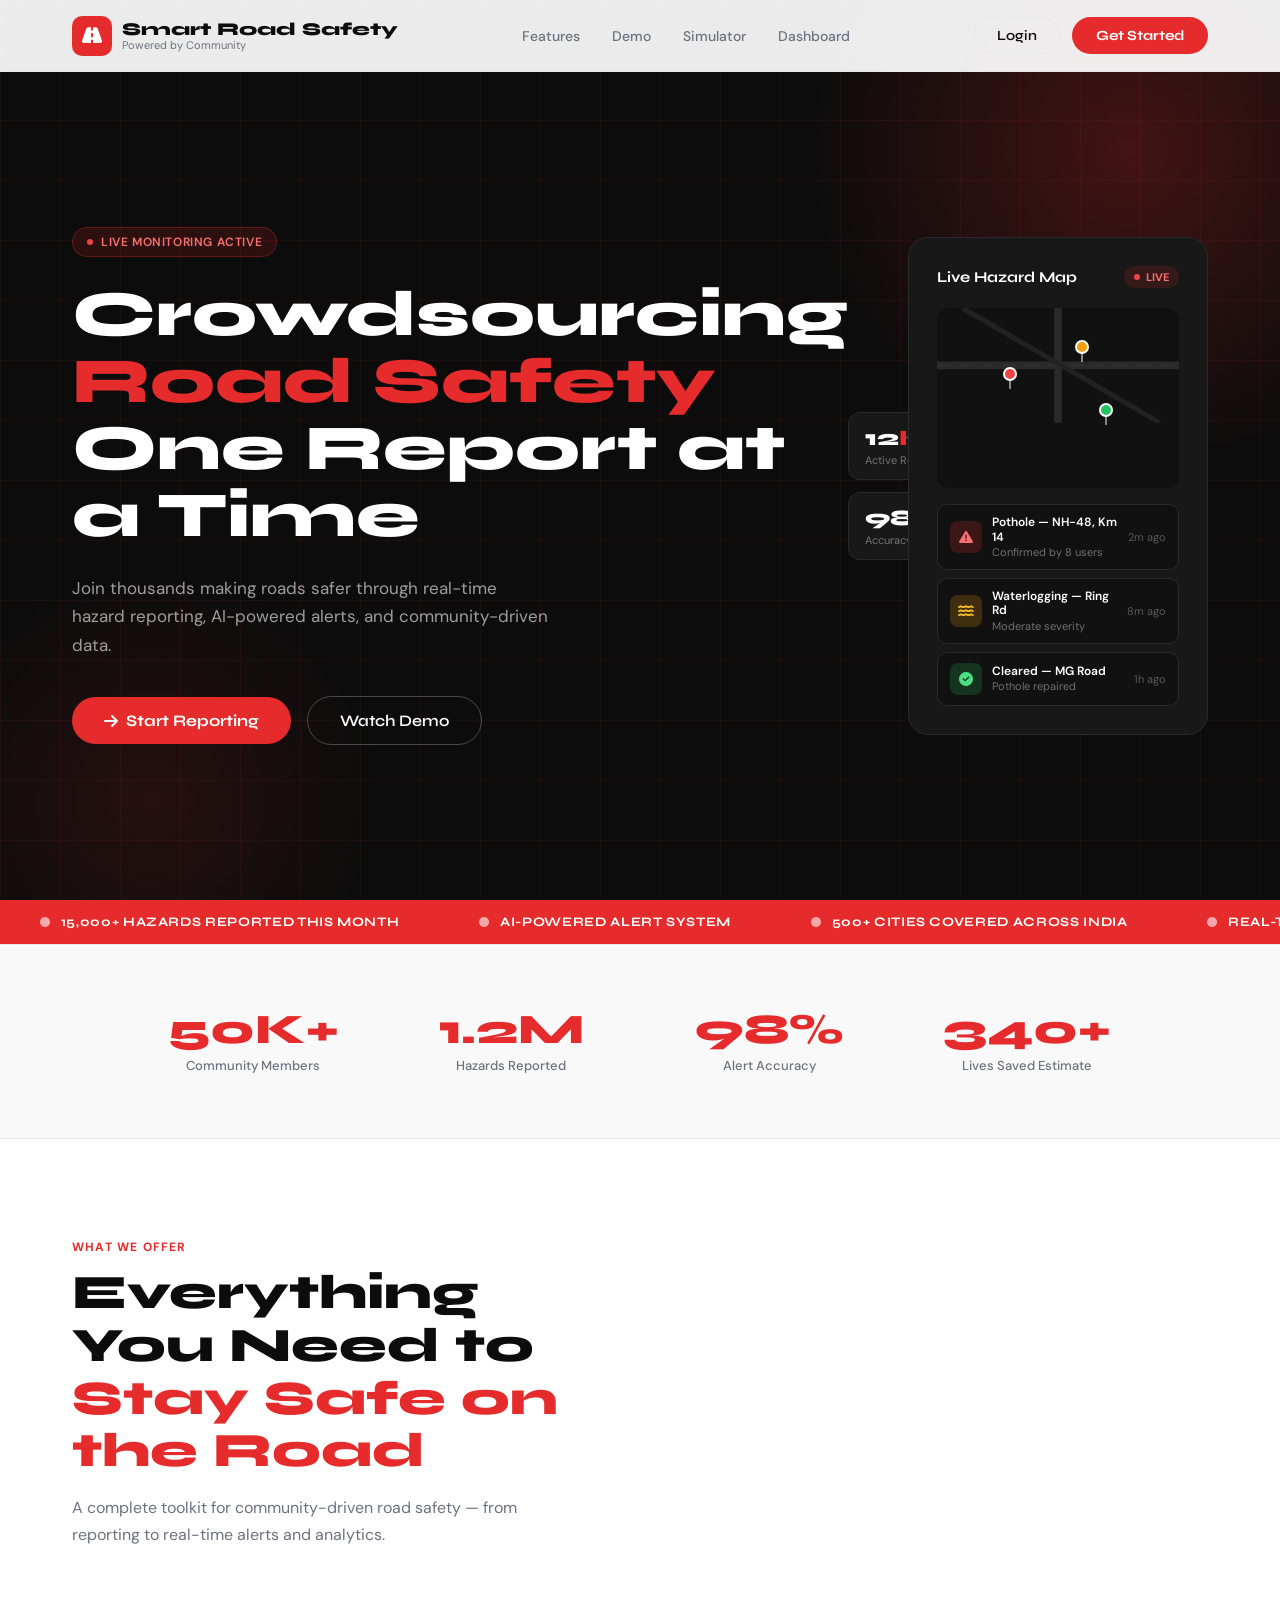
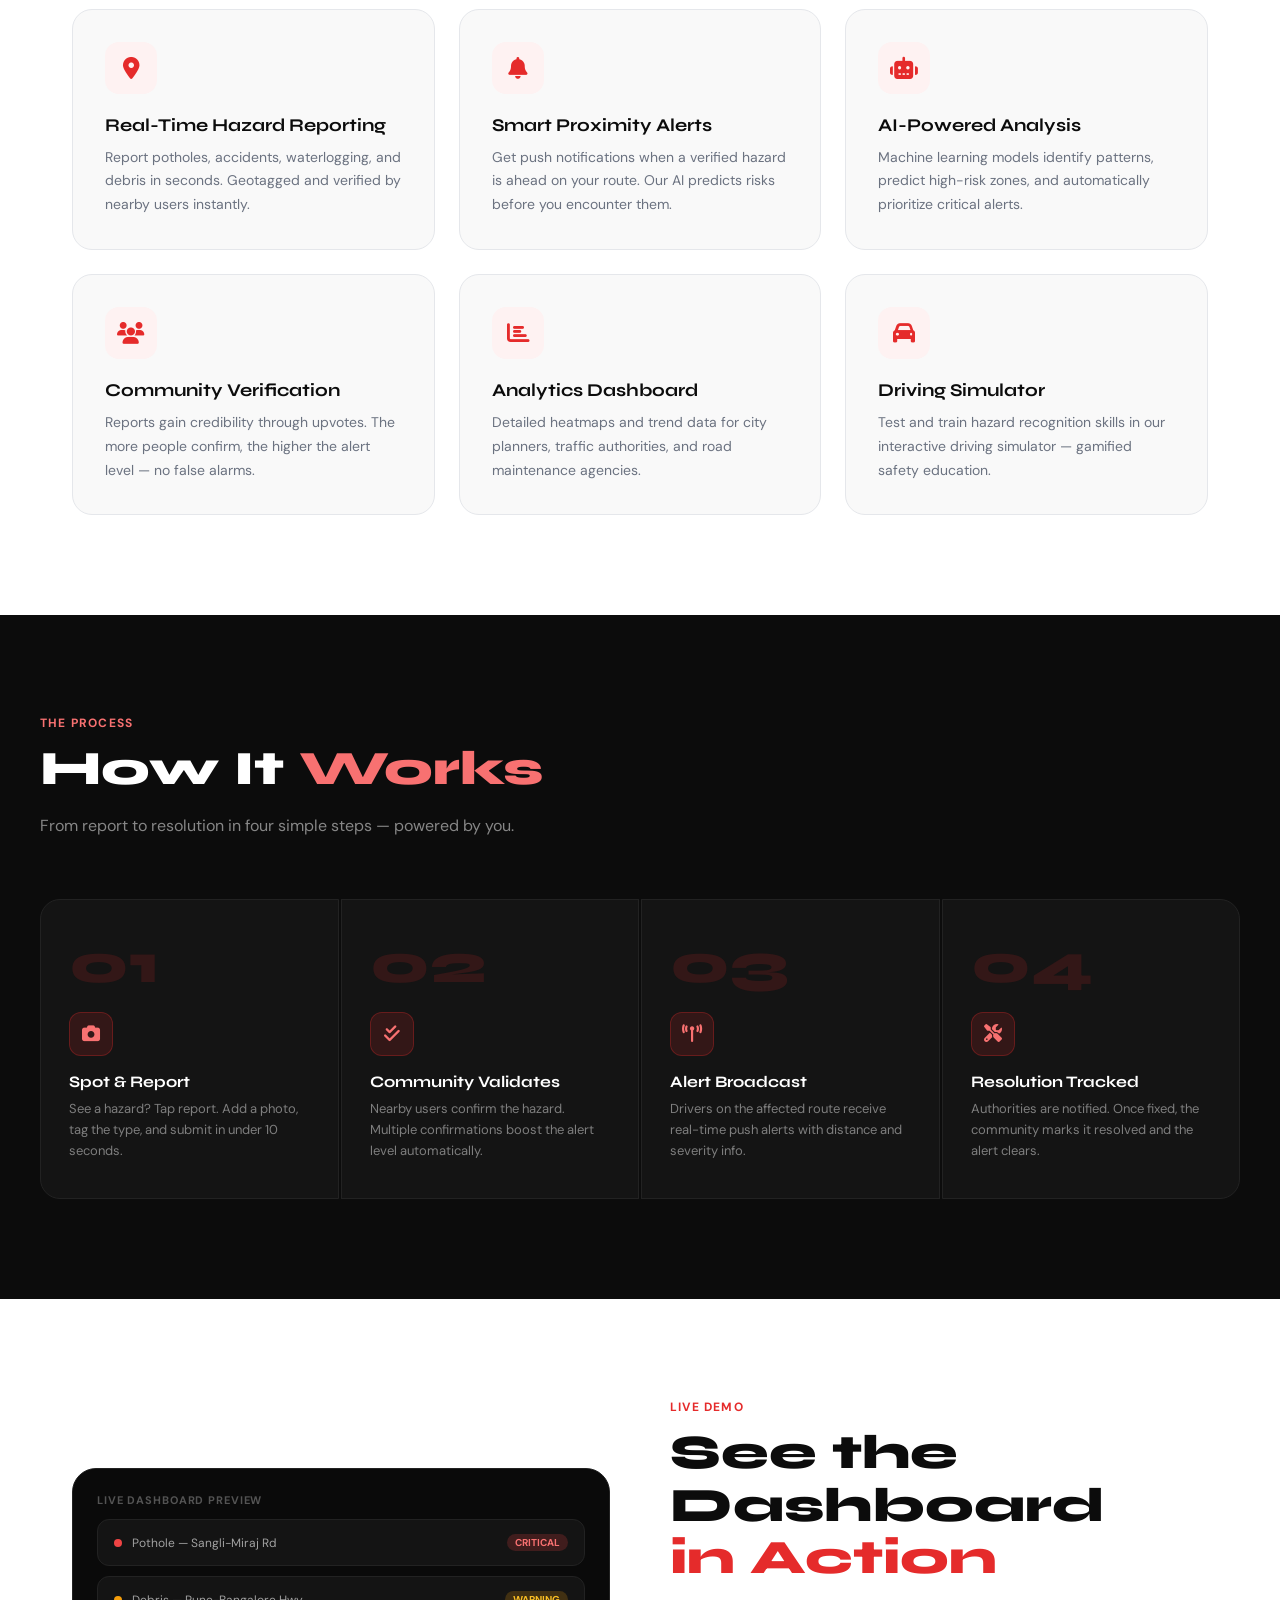
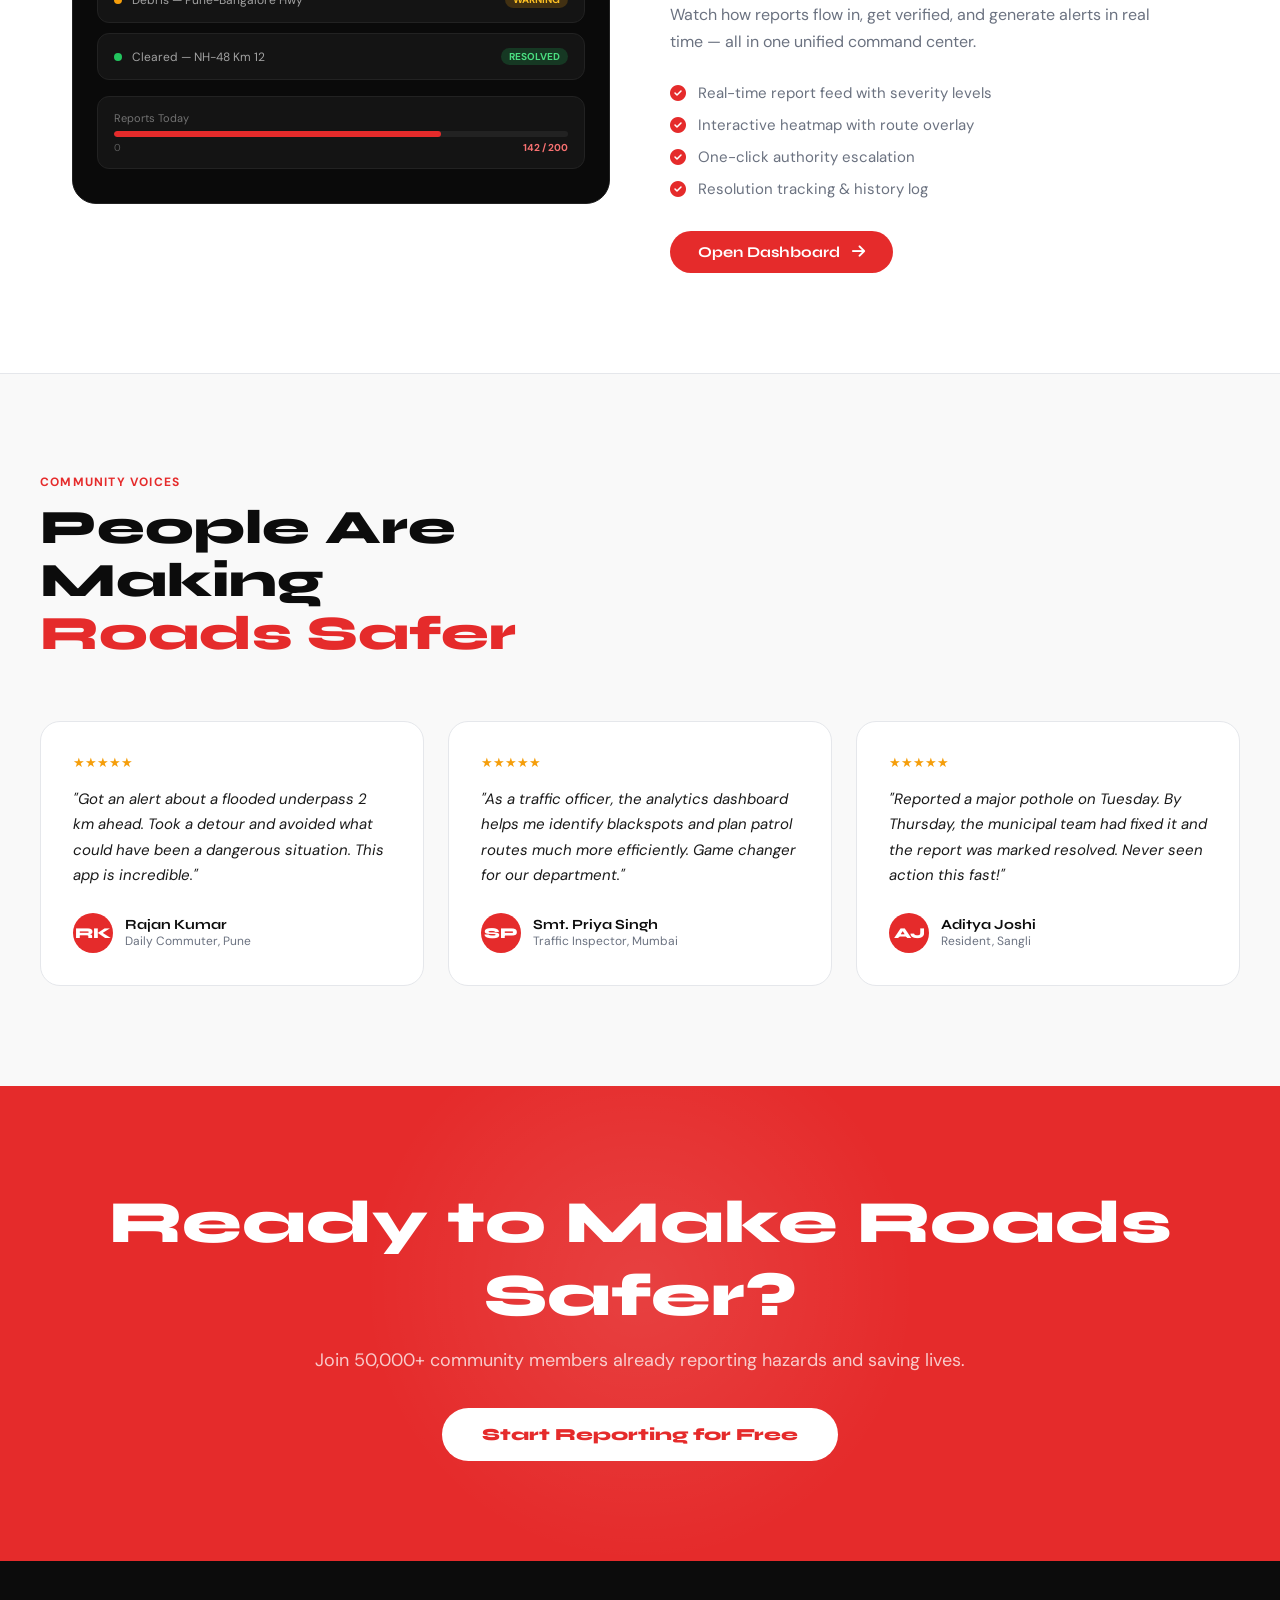
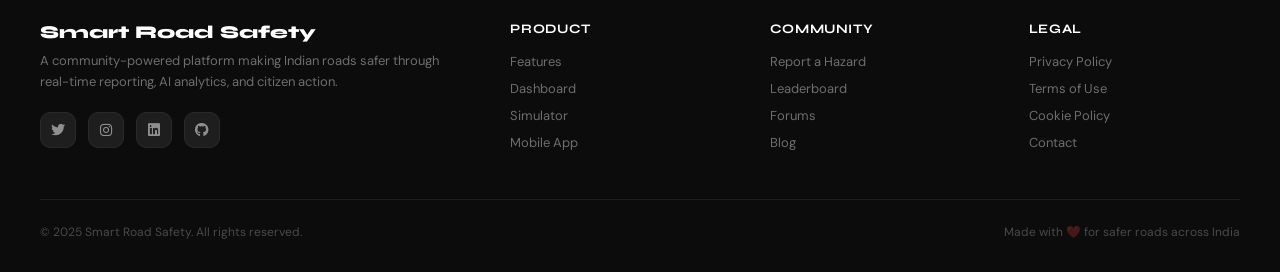
<file: Frontend/index.html>
<!DOCTYPE html>
<html lang="en">
<head>
  <meta charset="UTF-8" />
  <meta name="viewport" content="width=device-width, initial-scale=1.0" />
  <title>Smart Road Safety — Saving Lives Through Technology</title>
  <link rel="preconnect" href="https://fonts.googleapis.com">
  <link href="https://fonts.googleapis.com/css2?family=Syne:wght@400;600;700;800&family=DM+Sans:wght@300;400;500&display=swap" rel="stylesheet">
  <link rel="stylesheet" href="https://cdnjs.cloudflare.com/ajax/libs/font-awesome/6.4.0/css/all.min.css" />
  
  <link rel="stylesheet" href="style.css" />

  
</head>
<body>
  

<!-- NAVBAR -->

  
  <script src="index1.js"></script>

<nav>
  <div class="nav-inner">
    <a href="#" class="nav-brand">
      <div class="nav-logo-box"><i class="fas fa-road"></i></div>
      <div>
        <div class="nav-brand-text">Smart Road Safety</div>
        <div class="nav-brand-sub">Powered by Community</div>
      </div>
    </a>
    <div class="nav-links">
      <a href="#features">Features</a>
      <a href="#video-demo">Demo</a>
      <a href="driving_simulator.html">Simulator</a>
      <a href="dashboard.html">Dashboard</a>
    </div>
    <div class="nav-actions">
      <button class="btn-ghost" onclick="showModal('login')">Login</button>
      <button class="btn-primary" onclick="showModal('register')">Get Started</button>
    </div>
  </div>
</nav>

<!-- HERO -->
<section class="hero">
  <div class="hero-grid-bg"></div>
  <div class="hero-glow"></div>
  <div class="hero-glow-2"></div>
  <div class="hero-inner">
    <div>
      <div class="hero-badge"><span class="dot"></span> Live Monitoring Active</div>
      <h1>Crowdsourcing<br /><span>Road Safety</span><br />One Report at a Time</h1>
      <p>Join thousands making roads safer through real-time hazard reporting, AI-powered alerts, and community-driven data.</p>
      <div class="hero-cta">
        <button class="btn-hero" onclick="showModal('register')">
          <i class="fas fa-arrow-right"></i> Start Reporting
        </button>
        <button class="btn-hero-outline" onclick="document.getElementById('video-demo').scrollIntoView({behavior:'smooth'})">
          Watch Demo
        </button>
      </div>
    </div>
    <div class="hero-visual">
      <div class="hero-stat-cards">
        <div class="stat-pill">
          <div class="stat-num">12<span>K+</span></div>
          <div class="stat-lbl">Active Reports</div>
        </div>
        <div class="stat-pill">
          <div class="stat-num">98<span>%</span></div>
          <div class="stat-lbl">Accuracy Rate</div>
        </div>
      </div>
      <div class="hero-card-main">
        <div class="hc-header">
          <div class="hc-title">Live Hazard Map</div>
          <div class="hc-live"><span class="dot"></span> LIVE</div>
        </div>
        <div class="map-mock">
          <svg class="map-roads" viewBox="0 0 380 180" xmlns="http://www.w3.org/2000/svg">
            <line x1="0" y1="90" x2="380" y2="90" stroke="#2a2a2a" stroke-width="12"/>
            <line x1="190" y1="0" x2="190" y2="180" stroke="#2a2a2a" stroke-width="12"/>
            <line x1="0" y1="90" x2="380" y2="90" stroke="#333" stroke-width="2" stroke-dasharray="20,15"/>
            <line x1="40" y1="0" x2="350" y2="180" stroke="#222" stroke-width="8"/>
          </svg>
          <div class="pin pin-red pin1">
            <div class="pin-dot"></div>
            <div class="pin-line"></div>
          </div>
          <div class="pin pin-yellow pin2">
            <div class="pin-dot"></div>
            <div class="pin-line"></div>
          </div>
          <div class="pin pin-green pin3">
            <div class="pin-dot"></div>
            <div class="pin-line"></div>
          </div>
        </div>
        <div class="alert-list">
          <div class="alert-item">
            <div class="alert-icon ai-red"><i class="fas fa-exclamation-triangle"></i></div>
            <div class="alert-text">
              <div class="alert-title">Pothole — NH-48, Km 14</div>
              <div class="alert-sub">Confirmed by 8 users</div>
            </div>
            <div class="alert-time">2m ago</div>
          </div>
          <div class="alert-item">
            <div class="alert-icon ai-yellow"><i class="fas fa-water"></i></div>
            <div class="alert-text">
              <div class="alert-title">Waterlogging — Ring Rd</div>
              <div class="alert-sub">Moderate severity</div>
            </div>
            <div class="alert-time">8m ago</div>
          </div>
          <div class="alert-item">
            <div class="alert-icon ai-green"><i class="fas fa-check-circle"></i></div>
            <div class="alert-text">
              <div class="alert-title">Cleared — MG Road</div>
              <div class="alert-sub">Pothole repaired</div>
            </div>
            <div class="alert-time">1h ago</div>
          </div>
        </div>
      </div>
    </div>
  </div>
</section>

<!-- TICKER -->
<div class="ticker">
  <div class="ticker-track" id="ticker">
    <span class="ticker-item"><i class="fas fa-circle"></i> 15,000+ Hazards Reported This Month</span>
    <span class="ticker-item"><i class="fas fa-circle"></i> AI-Powered Alert System</span>
    <span class="ticker-item"><i class="fas fa-circle"></i> 500+ Cities Covered Across India</span>
    <span class="ticker-item"><i class="fas fa-circle"></i> Real-Time Community Verification</span>
    <span class="ticker-item"><i class="fas fa-circle"></i> Government API Integration Available</span>
    <span class="ticker-item"><i class="fas fa-circle"></i> 15,000+ Hazards Reported This Month</span>
    <span class="ticker-item"><i class="fas fa-circle"></i> AI-Powered Alert System</span>
    <span class="ticker-item"><i class="fas fa-circle"></i> 500+ Cities Covered Across India</span>
    <span class="ticker-item"><i class="fas fa-circle"></i> Real-Time Community Verification</span>
    <span class="ticker-item"><i class="fas fa-circle"></i> Government API Integration Available</span>
  </div>
</div>

<!-- STATS BAND -->
<div class="stats-band">
  <div class="stats-inner">
    <div class="stat-box">
      <div class="stat-box-num">50K+</div>
      <div class="stat-box-lbl">Community Members</div>
    </div>
    <div class="stat-box">
      <div class="stat-box-num">1.2M</div>
      <div class="stat-box-lbl">Hazards Reported</div>
    </div>
    <div class="stat-box">
      <div class="stat-box-num">98%</div>
      <div class="stat-box-lbl">Alert Accuracy</div>
    </div>
    <div class="stat-box">
      <div class="stat-box-num">340+</div>
      <div class="stat-box-lbl">Lives Saved Estimate</div>
    </div>
  </div>
</div>

<!-- FEATURES -->
<section class="features" id="features">
  <div class="features-header">
    <div class="section-label">What We Offer</div>
    <h2 class="section-title">Everything You Need to<br /><span>Stay Safe on the Road</span></h2>
    <p class="section-sub">A complete toolkit for community-driven road safety — from reporting to real-time alerts and analytics.</p>
  </div>
  <div class="features-grid">
    <div class="feat-card">
      <div class="feat-icon"><i class="fas fa-map-marker-alt"></i></div>
      <div class="feat-title">Real-Time Hazard Reporting</div>
      <div class="feat-desc">Report potholes, accidents, waterlogging, and debris in seconds. Geotagged and verified by nearby users instantly.</div>
    </div>
    <div class="feat-card">
      <div class="feat-icon"><i class="fas fa-bell"></i></div>
      <div class="feat-title">Smart Proximity Alerts</div>
      <div class="feat-desc">Get push notifications when a verified hazard is ahead on your route. Our AI predicts risks before you encounter them.</div>
    </div>
    <div class="feat-card">
      <div class="feat-icon"><i class="fas fa-robot"></i></div>
      <div class="feat-title">AI-Powered Analysis</div>
      <div class="feat-desc">Machine learning models identify patterns, predict high-risk zones, and automatically prioritize critical alerts.</div>
    </div>
    <div class="feat-card">
      <div class="feat-icon"><i class="fas fa-users"></i></div>
      <div class="feat-title">Community Verification</div>
      <div class="feat-desc">Reports gain credibility through upvotes. The more people confirm, the higher the alert level — no false alarms.</div>
    </div>
    <div class="feat-card">
      <div class="feat-icon"><i class="fas fa-chart-bar"></i></div>
      <div class="feat-title">Analytics Dashboard</div>
      <div class="feat-desc">Detailed heatmaps and trend data for city planners, traffic authorities, and road maintenance agencies.</div>
    </div>
    <div class="feat-card">
      <div class="feat-icon"><i class="fas fa-car"></i></div>
      <div class="feat-title">Driving Simulator</div>
      <div class="feat-desc">Test and train hazard recognition skills in our interactive driving simulator — gamified safety education.</div>
    </div>
  </div>
</section>

<!-- HOW IT WORKS -->
<section class="how">
  <div class="how-inner">
    <div class="section-label">The Process</div>
    <h2 class="section-title" style="color:white;">How It <span style="color:#f87171;">Works</span></h2>
    <p class="section-sub">From report to resolution in four simple steps — powered by you.</p>
    <div class="steps-grid">
      <div class="step">
        <div class="step-num">01</div>
        <div class="step-icon"><i class="fas fa-camera"></i></div>
        <div class="step-title">Spot & Report</div>
        <div class="step-desc">See a hazard? Tap report. Add a photo, tag the type, and submit in under 10 seconds.</div>
      </div>
      <div class="step">
        <div class="step-num">02</div>
        <div class="step-icon"><i class="fas fa-check-double"></i></div>
        <div class="step-title">Community Validates</div>
        <div class="step-desc">Nearby users confirm the hazard. Multiple confirmations boost the alert level automatically.</div>
      </div>
      <div class="step">
        <div class="step-num">03</div>
        <div class="step-icon"><i class="fas fa-broadcast-tower"></i></div>
        <div class="step-title">Alert Broadcast</div>
        <div class="step-desc">Drivers on the affected route receive real-time push alerts with distance and severity info.</div>
      </div>
      <div class="step">
        <div class="step-num">04</div>
        <div class="step-icon"><i class="fas fa-tools"></i></div>
        <div class="step-title">Resolution Tracked</div>
        <div class="step-desc">Authorities are notified. Once fixed, the community marks it resolved and the alert clears.</div>
      </div>
    </div>
  </div>
</section>

<!-- DEMO -->
<section id="video-demo">
  <div class="demo-wrapper">
    <div>
      <div class="demo-video-box">
        <div class="demo-screen">
          <div class="demo-screen-inner">
            <div style="color:rgba(255,255,255,0.3);font-size:11px;font-weight:700;text-transform:uppercase;letter-spacing:0.08em;margin-bottom:12px;">Live Dashboard Preview</div>
            <div class="dsb">
              <div class="dsb-row">
                <div class="dsb-dot" style="background:#ef4444"></div>
                <div class="dsb-text">Pothole — Sangli-Miraj Rd</div>
                <div class="dsb-badge badge-critical">CRITICAL</div>
              </div>
            </div>
            <div class="dsb">
              <div class="dsb-row">
                <div class="dsb-dot" style="background:#f59e0b"></div>
                <div class="dsb-text">Debris — Pune-Bangalore Hwy</div>
                <div class="dsb-badge badge-warn">WARNING</div>
              </div>
            </div>
            <div class="dsb">
              <div class="dsb-row">
                <div class="dsb-dot" style="background:#22c55e"></div>
                <div class="dsb-text">Cleared — NH-48 Km 12</div>
                <div class="dsb-badge badge-ok">RESOLVED</div>
              </div>
            </div>
            <div class="dsb" style="margin-top:16px;">
              <div style="color:rgba(255,255,255,0.4);font-size:11px;margin-bottom:6px;">Reports Today</div>
              <div style="background:#222;border-radius:4px;height:6px;overflow:hidden;">
                <div style="background:var(--red);width:72%;height:100%;border-radius:4px;"></div>
              </div>
              <div style="display:flex;justify-content:space-between;margin-top:4px;">
                <span style="font-size:10px;color:rgba(255,255,255,0.3)">0</span>
                <span style="font-size:10px;color:#f87171;font-weight:700;">142 / 200</span>
              </div>
            </div>
          </div>
        </div>
      </div>
    </div>
    <div class="demo-text">
      <div class="section-label">Live Demo</div>
      <h2 class="section-title">See the Dashboard<br /><span>in Action</span></h2>
      <p class="section-sub">Watch how reports flow in, get verified, and generate alerts in real time — all in one unified command center.</p>
      <div class="demo-checks">
        <div class="check-row"><i class="fas fa-check-circle"></i> Real-time report feed with severity levels</div>
        <div class="check-row"><i class="fas fa-check-circle"></i> Interactive heatmap with route overlay</div>
        <div class="check-row"><i class="fas fa-check-circle"></i> One-click authority escalation</div>
        <div class="check-row"><i class="fas fa-check-circle"></i> Resolution tracking & history log</div>
      </div>
      <div style="margin-top:32px;">
        <a href="dashboard.html">
          <button class="btn-primary" style="padding:12px 28px;font-size:15px;">
            Open Dashboard <i class="fas fa-arrow-right" style="margin-left:8px;"></i>
          </button>
        </a>
      </div>
    </div>
  </div>
</section>

<!-- TESTIMONIALS -->
<section class="testimonials">
  <div class="testi-inner">
    <div class="section-label">Community Voices</div>
    <h2 class="section-title">People Are Making<br /><span>Roads Safer</span></h2>
    <div class="testi-grid">
      <div class="testi-card">
        <div class="stars">★★★★★</div>
        <div class="testi-text">"Got an alert about a flooded underpass 2 km ahead. Took a detour and avoided what could have been a dangerous situation. This app is incredible."</div>
        <div class="testi-author">
          <div class="testi-avatar">RK</div>
          <div>
            <div class="testi-name">Rajan Kumar</div>
            <div class="testi-role">Daily Commuter, Pune</div>
          </div>
        </div>
      </div>
      <div class="testi-card">
        <div class="stars">★★★★★</div>
        <div class="testi-text">"As a traffic officer, the analytics dashboard helps me identify blackspots and plan patrol routes much more efficiently. Game changer for our department."</div>
        <div class="testi-author">
          <div class="testi-avatar">SP</div>
          <div>
            <div class="testi-name">Smt. Priya Singh</div>
            <div class="testi-role">Traffic Inspector, Mumbai</div>
          </div>
        </div>
      </div>
      <div class="testi-card">
        <div class="stars">★★★★★</div>
        <div class="testi-text">"Reported a major pothole on Tuesday. By Thursday, the municipal team had fixed it and the report was marked resolved. Never seen action this fast!"</div>
        <div class="testi-author">
          <div class="testi-avatar">AJ</div>
          <div>
            <div class="testi-name">Aditya Joshi</div>
            <div class="testi-role">Resident, Sangli</div>
          </div>
        </div>
      </div>
    </div>
  </div>
</section>

<!-- CTA -->
<section class="cta">
  <h2>Ready to Make Roads Safer?</h2>
  <p>Join 50,000+ community members already reporting hazards and saving lives.</p>
  <button class="btn-cta" onclick="showModal('register')">Start Reporting for Free</button>
</section>

<!-- FOOTER -->
<footer>
  <div class="footer-inner">
    <div class="footer-top">
      <div>
        <div class="footer-brand-txt">Smart Road Safety</div>
        <div class="footer-brand-desc">A community-powered platform making Indian roads safer through real-time reporting, AI analytics, and citizen action.</div>
        <div class="footer-socials">
          <a href="#" class="social-btn"><i class="fab fa-twitter"></i></a>
          <a href="#" class="social-btn"><i class="fab fa-instagram"></i></a>
          <a href="#" class="social-btn"><i class="fab fa-linkedin"></i></a>
          <a href="#" class="social-btn"><i class="fab fa-github"></i></a>
        </div>
      </div>
      <div>
        <div class="footer-col-title">Product</div>
        <div class="footer-links">
          <a href="#features">Features</a>
          <a href="dashboard.html">Dashboard</a>
          <a href="driving_simulator.html">Simulator</a>
          <a href="#">Mobile App</a>
        </div>
      </div>
      <div>
        <div class="footer-col-title">Community</div>
        <div class="footer-links">
          <a href="#">Report a Hazard</a>
          <a href="#">Leaderboard</a>
          <a href="#">Forums</a>
          <a href="#">Blog</a>
        </div>
      </div>
      <div>
        <div class="footer-col-title">Legal</div>
        <div class="footer-links">
          <a href="#">Privacy Policy</a>
          <a href="#">Terms of Use</a>
          <a href="#">Cookie Policy</a>
          <a href="#">Contact</a>
        </div>
      </div>
    </div>
    <div class="footer-bottom">
      <p>© 2025 Smart Road Safety. All rights reserved.</p>
      <p>Made with ❤️ for safer roads across India</p>
    </div>
  </div>
</footer>

<!-- AUTH MODAL -->
<div class="modal-overlay" id="authModal">
  <div class="modal-box">
    <button class="modal-close" onclick="closeModal()"><i class="fas fa-times"></i></button>
    <div class="modal-logo">
      <div class="modal-logo-box"><i class="fas fa-road"></i></div>
      <div class="modal-logo-txt">Smart Road Safety</div>
    </div>
    <div id="msgBanner" class="msg-banner"></div>

    <!-- LOGIN -->
    <div id="loginPane">
      <div class="modal-title">Welcome back</div>
      <div class="modal-sub">Login to your account to continue reporting.</div>
      <div class="form-group">
        <label class="form-label">Email Address</label>
        <input type="email" id="loginEmail" class="form-input" placeholder="you@example.com" />
      </div>
      <div class="form-group">
        <label class="form-label">Password</label>
        <input type="password" id="loginPassword" class="form-input" placeholder="Enter password" />
      </div>
      <button class="form-btn" onclick="doLogin()">Login</button>
      <div class="modal-switch">Don't have an account? <a onclick="switchPane('register')">Sign up free</a></div>
    </div>

    <!-- REGISTER -->
    <div id="registerPane" style="display:none;">
      <div class="modal-title">Create Account</div>
      <div class="modal-sub">Join the community. Start saving lives.</div>
      <div class="form-group">
        <label class="form-label">Full Name</label>
        <input type="text" id="regName" class="form-input" placeholder="Aditya Joshi" />
      </div>
      <div class="form-group">
        <label class="form-label">Email Address</label>
        <input type="email" id="regEmail" class="form-input" placeholder="you@example.com" />
      </div>
      <div class="form-group">
        <label class="form-label">Password</label>
        <input type="password" id="regPassword" class="form-input" placeholder="Min 8 characters" />
      </div>
      <div class="form-group">
  <label class="form-label">Phone Number</label>
  <input type="text" id="regPhone" class="form-input" placeholder="9876543210" />
</div>
      <button class="form-btn" onclick="doRegister()">Create Account</button>
      <div class="modal-switch">Already have an account? <a onclick="switchPane('login')">Login</a></div>
    </div>
  </div>
</div>

<!-- OTP MODAL -->



</body>
</html>
</file>
<file: Frontend/style.css>
*, *::before, *::after { box-sizing: border-box; margin: 0; padding: 0; }

    :root {
      --red: #e52b2b;
      --red-dark: #b91c1c;
      --red-light: #fef2f2;
      --black: #0c0c0c;
      --charcoal: #1a1a1a;
      --mid: #6b7280;
      --light: #f9f9f9;
      --white: #ffffff;
      --border: #e5e7eb;
    }

    html { scroll-behavior: smooth; }

    body {
      font-family: 'DM Sans', sans-serif;
      background: var(--white);
      color: var(--black);
      overflow-x: hidden;
    }

    h1, h2, h3, h4, .brand {
      font-family: 'Syne', sans-serif;
    }

    /* ── NAVBAR ── */
    nav {
      position: fixed; top: 0; left: 0; right: 0; z-index: 100;
      background: rgba(255,255,255,0.92);
      backdrop-filter: blur(14px);
      border-bottom: 1px solid var(--border);
      height: 72px;
      display: flex; align-items: center;
    }
    .nav-inner {
      max-width: 1200px; margin: 0 auto; padding: 0 32px;
      width: 100%; display: flex; align-items: center; justify-content: space-between;
    }
    .nav-brand {
      display: flex; align-items: center; gap: 10px; text-decoration: none;
    }
    .nav-logo-box {
      width: 40px; height: 40px; background: var(--red); border-radius: 10px;
      display: flex; align-items: center; justify-content: center;
    }
    .nav-logo-box i { color: white; font-size: 18px; }
    .nav-brand-text { font-family: 'Syne', sans-serif; font-weight: 800; font-size: 18px; color: var(--black); line-height: 1; }
    .nav-brand-sub { font-size: 11px; color: var(--mid); font-family: 'DM Sans', sans-serif; font-weight: 400; }
    .nav-links { display: flex; align-items: center; gap: 32px; }
    .nav-links a { text-decoration: none; color: var(--mid); font-size: 14px; font-weight: 500; transition: color 0.2s; }
    .nav-links a:hover { color: var(--red); }
    .nav-actions { display: flex; align-items: center; gap: 12px; }
    .btn-ghost {
      border: 1.5px solid var(--border); background: transparent;
      color: var(--black); padding: 9px 22px; border-radius: 50px;
      font-family: 'Syne', sans-serif; font-size: 14px; font-weight: 600;
      cursor: pointer; transition: all 0.2s;
    }
    .btn-ghost:hover { border-color: var(--red); color: var(--red); }
    .btn-primary {
      background: var(--red); color: white;
      padding: 10px 24px; border-radius: 50px; border: none;
      font-family: 'Syne', sans-serif; font-size: 14px; font-weight: 700;
      cursor: pointer; transition: all 0.2s;
    }
    .btn-primary:hover { background: var(--red-dark); transform: translateY(-1px); }

    /* ── HERO ── */
    .hero {
      min-height: 100vh;
      background: var(--black);
      display: flex; align-items: center;
      position: relative; overflow: hidden;
      padding-top: 72px;
    }
    .hero-grid-bg {
      position: absolute; inset: 0;
      background-image: linear-gradient(rgba(229,43,43,0.08) 1px, transparent 1px),
                        linear-gradient(90deg, rgba(229,43,43,0.08) 1px, transparent 1px);
      background-size: 60px 60px;
    }
    .hero-glow {
      position: absolute; top: -200px; right: -200px;
      width: 700px; height: 700px;
      background: radial-gradient(circle, rgba(229,43,43,0.25) 0%, transparent 65%);
      pointer-events: none;
    }
    .hero-glow-2 {
      position: absolute; bottom: -150px; left: -100px;
      width: 500px; height: 500px;
      background: radial-gradient(circle, rgba(229,43,43,0.12) 0%, transparent 65%);
      pointer-events: none;
    }
    .hero-inner {
      max-width: 1200px; margin: 0 auto; padding: 0 32px;
      display: grid; grid-template-columns: 1fr 1fr; gap: 60px; align-items: center;
      position: relative; z-index: 2;
    }
    .hero-badge {
      display: inline-flex; align-items: center; gap: 8px;
      background: rgba(229,43,43,0.15); border: 1px solid rgba(229,43,43,0.3);
      color: #f87171; padding: 6px 14px; border-radius: 50px; font-size: 12px;
      font-weight: 600; letter-spacing: 0.05em; text-transform: uppercase;
      margin-bottom: 24px;
    }
    .hero-badge .dot {
      width: 6px; height: 6px; background: #ef4444; border-radius: 50%;
      animation: blink 1.5s ease-in-out infinite;
    }
    @keyframes blink { 0%,100%{opacity:1} 50%{opacity:0.3} }
    .hero h1 {
      font-size: clamp(42px, 5vw, 66px); font-weight: 800; line-height: 1.05;
      color: white; margin-bottom: 24px;
    }
    .hero h1 span { color: var(--red); }
    .hero p {
      font-size: 17px; line-height: 1.7; color: rgba(255,255,255,0.6);
      max-width: 480px; margin-bottom: 36px;
    }
    .hero-cta { display: flex; align-items: center; gap: 16px; }
    .btn-hero {
      background: var(--red); color: white;
      padding: 14px 32px; border-radius: 50px; border: none;
      font-family: 'Syne', sans-serif; font-size: 16px; font-weight: 700;
      cursor: pointer; transition: all 0.25s; display: flex; align-items: center; gap: 8px;
    }
    .btn-hero:hover { background: var(--red-dark); transform: translateY(-2px); box-shadow: 0 12px 30px rgba(229,43,43,0.4); }
    .btn-hero-outline {
      background: transparent; color: white;
      padding: 14px 32px; border-radius: 50px; border: 1.5px solid rgba(255,255,255,0.25);
      font-family: 'Syne', sans-serif; font-size: 16px; font-weight: 600;
      cursor: pointer; transition: all 0.25s;
    }
    .btn-hero-outline:hover { border-color: white; background: rgba(255,255,255,0.06); }

    .hero-visual {
      position: relative; display: flex; align-items: center; justify-content: center;
    }
    .hero-card-main {
      background: #181818; border: 1px solid #2a2a2a;
      border-radius: 20px; padding: 28px; width: 100%; max-width: 380px;
      position: relative;
    }
    .hc-header { display: flex; align-items: center; justify-content: space-between; margin-bottom: 20px; }
    .hc-title { color: white; font-family: 'Syne', sans-serif; font-weight: 700; font-size: 15px; }
    .hc-live { display: flex; align-items: center; gap: 6px; background: rgba(229,43,43,0.15); color: #f87171; font-size: 11px; font-weight: 700; padding: 4px 10px; border-radius: 50px; }
    .hc-live .dot { width: 6px; height: 6px; border-radius: 50%; background: #ef4444; animation: blink 1.5s infinite; }
    .map-mock {
      background: #111; border-radius: 12px; height: 180px;
      position: relative; overflow: hidden; margin-bottom: 16px;
    }
    .map-roads {
      position: absolute; inset: 0;
    }
    .map-roads svg { width: 100%; height: 100%; }
    .pin {
      position: absolute; transform: translate(-50%,-100%);
      display: flex; flex-direction: column; align-items: center;
    }
    .pin-dot {
      width: 14px; height: 14px; border-radius: 50%;
      border: 2px solid white;
    }
    .pin-line { width: 2px; height: 8px; background: rgba(255,255,255,0.5); }
    .pin-red .pin-dot { background: #ef4444; }
    .pin-yellow .pin-dot { background: #f59e0b; }
    .pin-green .pin-dot { background: #22c55e; }
    .pin1 { top: 45%; left: 30%; }
    .pin2 { top: 30%; left: 60%; }
    .pin3 { top: 65%; left: 70%; }
    .alert-list { display: flex; flex-direction: column; gap: 8px; }
    .alert-item {
      display: flex; align-items: center; gap: 10px;
      background: #111; border: 1px solid #2a2a2a; border-radius: 10px; padding: 10px 12px;
    }
    .alert-icon {
      width: 32px; height: 32px; border-radius: 8px;
      display: flex; align-items: center; justify-content: center; font-size: 14px; flex-shrink: 0;
    }
    .ai-red { background: rgba(229,43,43,0.2); color: #f87171; }
    .ai-yellow { background: rgba(245,158,11,0.2); color: #fbbf24; }
    .ai-green { background: rgba(34,197,94,0.2); color: #4ade80; }
    .alert-text { flex: 1; }
    .alert-title { color: white; font-size: 12px; font-weight: 600; line-height: 1.2; }
    .alert-sub { color: rgba(255,255,255,0.4); font-size: 11px; margin-top: 1px; }
    .alert-time { color: rgba(255,255,255,0.3); font-size: 11px; }

    .hero-stat-cards {
      position: absolute; left: -60px; top: 50%; transform: translateY(-50%);
      display: flex; flex-direction: column; gap: 12px;
    }
    .stat-pill {
      background: #181818; border: 1px solid #2a2a2a;
      border-radius: 12px; padding: 12px 16px; min-width: 130px;
      animation: floatY 4s ease-in-out infinite;
    }
    .stat-pill:nth-child(2) { animation-delay: 1.5s; }
    @keyframes floatY { 0%,100%{transform:translateY(0)} 50%{transform:translateY(-8px)} }
    .stat-num { font-family: 'Syne', sans-serif; font-size: 22px; font-weight: 800; color: white; }
    .stat-num span { color: var(--red); }
    .stat-lbl { font-size: 11px; color: rgba(255,255,255,0.4); margin-top: 2px; }

    /* ── MARQUEE ── */
    .ticker {
      background: var(--red); padding: 14px 0; overflow: hidden;
      display: flex; gap: 0;
    }
    .ticker-track {
      display: flex; gap: 0; white-space: nowrap;
      animation: ticker 25s linear infinite;
    }
    @keyframes ticker { 0%{transform:translateX(0)} 100%{transform:translateX(-50%)} }
    .ticker-item {
      display: inline-flex; align-items: center; gap: 10px;
      color: white; font-family: 'Syne', sans-serif; font-size: 13px; font-weight: 700;
      letter-spacing: 0.05em; text-transform: uppercase; padding: 0 40px;
    }
    .ticker-item i { font-size: 10px; opacity: 0.6; }

    /* ── STATS BAND ── */
    .stats-band {
      background: var(--light); padding: 64px 32px;
      border-top: 1px solid var(--border); border-bottom: 1px solid var(--border);
    }
    .stats-inner {
      max-width: 1000px; margin: 0 auto;
      display: grid; grid-template-columns: repeat(4, 1fr); gap: 32px;
      text-align: center;
    }
    .stat-box {}
    .stat-box-num {
      font-family: 'Syne', sans-serif; font-size: 42px; font-weight: 800;
      color: var(--red); line-height: 1;
    }
    .stat-box-lbl { font-size: 13px; color: var(--mid); margin-top: 6px; font-weight: 500; }

    /* ── FEATURES ── */
    .features {
      padding: 100px 32px;
      max-width: 1200px; margin: 0 auto;
    }
    .section-label {
      font-size: 12px; font-weight: 700; letter-spacing: 0.1em; text-transform: uppercase;
      color: var(--red); margin-bottom: 12px;
    }
    .section-title {
      font-size: clamp(32px, 4vw, 48px); font-weight: 800; line-height: 1.1;
      color: var(--black); max-width: 560px;
    }
    .section-title span { color: var(--red); }
    .section-sub { font-size: 16px; color: var(--mid); margin-top: 16px; max-width: 480px; line-height: 1.7; }
    .features-header { margin-bottom: 60px; }
    .features-grid {
      display: grid; grid-template-columns: repeat(3, 1fr); gap: 24px;
    }
    .feat-card {
      background: var(--light); border: 1px solid var(--border);
      border-radius: 20px; padding: 32px;
      transition: all 0.25s; cursor: default;
    }
    .feat-card:hover {
      border-color: var(--red); background: white;
      transform: translateY(-4px); box-shadow: 0 20px 50px rgba(229,43,43,0.08);
    }
    .feat-icon {
      width: 52px; height: 52px; background: var(--red-light);
      border-radius: 14px; display: flex; align-items: center; justify-content: center;
      font-size: 22px; color: var(--red); margin-bottom: 20px;
    }
    .feat-card:hover .feat-icon { background: var(--red); color: white; }
    .feat-title { font-family: 'Syne', sans-serif; font-size: 18px; font-weight: 700; margin-bottom: 10px; }
    .feat-desc { font-size: 14px; color: var(--mid); line-height: 1.7; }

    /* ── HOW IT WORKS ── */
    .how {
      background: var(--black); padding: 100px 32px;
    }
    .how-inner { max-width: 1200px; margin: 0 auto; }
    .how-inner .section-title { color: white; }
    .how-inner .section-sub { color: rgba(255,255,255,0.5); }
    .how-inner .section-label { color: #f87171; }
    .steps-grid {
      display: grid; grid-template-columns: repeat(4, 1fr); gap: 2px;
      margin-top: 60px; position: relative;
    }
    .step {
      background: #141414; border: 1px solid #222;
      padding: 36px 28px; position: relative;
    }
    .step:first-child { border-radius: 20px 0 0 20px; }
    .step:last-child { border-radius: 0 20px 20px 0; }
    .step-num {
      font-family: 'Syne', sans-serif; font-size: 56px; font-weight: 800;
      color: rgba(229,43,43,0.15); line-height: 1; margin-bottom: 20px;
    }
    .step-icon {
      width: 44px; height: 44px; background: rgba(229,43,43,0.15); border: 1px solid rgba(229,43,43,0.3);
      border-radius: 12px; display: flex; align-items: center; justify-content: center;
      color: #f87171; font-size: 18px; margin-bottom: 16px;
    }
    .step-title { font-family: 'Syne', sans-serif; font-size: 16px; font-weight: 700; color: white; margin-bottom: 8px; }
    .step-desc { font-size: 13px; color: rgba(255,255,255,0.45); line-height: 1.6; }

    /* ── DEMO ── */
    #video-demo {
      padding: 100px 32px;
      max-width: 1200px; margin: 0 auto;
    }
    .demo-wrapper {
      display: grid; grid-template-columns: 1fr 1fr; gap: 60px; align-items: center;
    }
    .demo-video-box {
      background: var(--black); border-radius: 24px; overflow: hidden;
      aspect-ratio: 16/10; position: relative;
      border: 1px solid #222;
    }
    .demo-play-btn {
      position: absolute; inset: 0; display: flex; align-items: center; justify-content: center;
    }
    .play-circle {
      width: 72px; height: 72px; border-radius: 50%;
      background: var(--red); display: flex; align-items: center; justify-content: center;
      font-size: 22px; color: white; cursor: pointer; transition: all 0.2s;
    }
    .play-circle:hover { transform: scale(1.1); background: var(--red-dark); }
    .demo-screen {
      position: absolute; inset: 0; display: flex; align-items: center; justify-content: center;
      background: #0a0a0a;
    }
    .demo-screen-inner { padding: 24px; width: 100%; }
    .dsb { background: #141414; border: 1px solid #222; border-radius: 12px; padding: 14px 16px; margin-bottom: 10px; }
    .dsb-row { display: flex; align-items: center; gap: 10px; }
    .dsb-dot { width: 8px; height: 8px; border-radius: 50%; flex-shrink: 0; }
    .dsb-text { font-size: 12px; color: rgba(255,255,255,0.6); flex: 1; }
    .dsb-badge { font-size: 10px; font-weight: 700; padding: 2px 8px; border-radius: 50px; }
    .badge-critical { background: rgba(239,68,68,0.2); color: #f87171; }
    .badge-warn { background: rgba(245,158,11,0.2); color: #fbbf24; }
    .badge-ok { background: rgba(34,197,94,0.2); color: #4ade80; }
    .demo-text .section-sub { margin-top: 16px; }
    .demo-checks { margin-top: 28px; display: flex; flex-direction: column; gap: 12px; }
    .check-row { display: flex; align-items: center; gap: 12px; font-size: 15px; color: var(--mid); }
    .check-row i { color: var(--red); font-size: 16px; }

    /* ── TESTIMONIALS ── */
    .testimonials {
      background: var(--light); padding: 100px 32px;
      border-top: 1px solid var(--border);
    }
    .testi-inner { max-width: 1200px; margin: 0 auto; }
    .testi-grid {
      display: grid; grid-template-columns: repeat(3, 1fr); gap: 24px; margin-top: 60px;
    }
    .testi-card {
      background: white; border: 1px solid var(--border);
      border-radius: 20px; padding: 32px;
    }
    .stars { color: #f59e0b; font-size: 13px; margin-bottom: 16px; }
    .testi-text { font-size: 15px; color: var(--charcoal); line-height: 1.7; margin-bottom: 24px; font-style: italic; }
    .testi-author { display: flex; align-items: center; gap: 12px; }
    .testi-avatar {
      width: 40px; height: 40px; border-radius: 50%;
      display: flex; align-items: center; justify-content: center;
      font-family: 'Syne', sans-serif; font-weight: 800; font-size: 15px; color: white;
      background: var(--red); flex-shrink: 0;
    }
    .testi-name { font-family: 'Syne', sans-serif; font-size: 14px; font-weight: 700; }
    .testi-role { font-size: 12px; color: var(--mid); }

    /* ── CTA ── */
    .cta {
      background: var(--red); padding: 100px 32px; text-align: center;
      position: relative; overflow: hidden;
    }
    .cta::before {
      content: ''; position: absolute; top: -100px; left: 50%; transform: translateX(-50%);
      width: 600px; height: 600px;
      background: radial-gradient(circle, rgba(255,255,255,0.1) 0%, transparent 65%);
    }
    .cta h2 {
      font-size: clamp(36px, 5vw, 60px); font-weight: 800; color: white;
      margin-bottom: 16px; position: relative;
    }
    .cta p { font-size: 18px; color: rgba(255,255,255,0.75); margin-bottom: 36px; position: relative; }
    .btn-cta {
      background: white; color: var(--red);
      padding: 16px 40px; border-radius: 50px; border: none;
      font-family: 'Syne', sans-serif; font-size: 17px; font-weight: 800;
      cursor: pointer; transition: all 0.25s; position: relative;
    }
    .btn-cta:hover { transform: translateY(-3px); box-shadow: 0 16px 40px rgba(0,0,0,0.2); }

    /* ── FOOTER ── */
    footer {
      background: var(--black); padding: 60px 32px 32px;
    }
    .footer-inner { max-width: 1200px; margin: 0 auto; }
    .footer-top {
      display: grid; grid-template-columns: 2fr 1fr 1fr 1fr; gap: 48px;
      margin-bottom: 48px;
    }
    .footer-brand-txt { font-family: 'Syne', sans-serif; font-weight: 800; font-size: 18px; color: white; margin-bottom: 8px; }
    .footer-brand-desc { font-size: 13px; color: rgba(255,255,255,0.4); line-height: 1.6; margin-bottom: 20px; }
    .footer-socials { display: flex; gap: 12px; }
    .social-btn {
      width: 36px; height: 36px; border-radius: 10px;
      background: #1e1e1e; border: 1px solid #2a2a2a;
      display: flex; align-items: center; justify-content: center;
      color: rgba(255,255,255,0.5); font-size: 14px; text-decoration: none;
      transition: all 0.2s;
    }
    .social-btn:hover { background: var(--red); border-color: var(--red); color: white; }
    .footer-col-title { font-family: 'Syne', sans-serif; font-size: 13px; font-weight: 700; color: white; margin-bottom: 16px; text-transform: uppercase; letter-spacing: 0.05em; }
    .footer-links { display: flex; flex-direction: column; gap: 10px; }
    .footer-links a { font-size: 13px; color: rgba(255,255,255,0.4); text-decoration: none; transition: color 0.2s; }
    .footer-links a:hover { color: white; }
    .footer-bottom {
      border-top: 1px solid #1e1e1e; padding-top: 24px;
      display: flex; justify-content: space-between; align-items: center;
    }
    .footer-bottom p { font-size: 12px; color: rgba(255,255,255,0.25); }

    /* ── MODAL ── */
    .modal-overlay {
      display: none; position: fixed; inset: 0;
      background: rgba(0,0,0,0.6); backdrop-filter: blur(8px);
      z-index: 200; align-items: center; justify-content: center;
    }
    .modal-overlay.active { display: flex; }
    .modal-box {
      background: white; border-radius: 24px;
      padding: 40px; width: 100%; max-width: 440px;
      position: relative; animation: modalIn 0.25s ease-out;
    }
    @keyframes modalIn { from{opacity:0;transform:translateY(16px)} to{opacity:1;transform:translateY(0)} }
    .modal-close {
      position: absolute; top: 16px; right: 16px;
      width: 36px; height: 36px; border-radius: 50%;
      background: var(--light); border: none; cursor: pointer;
      display: flex; align-items: center; justify-content: center;
      color: var(--mid); font-size: 15px; transition: all 0.2s;
    }
    .modal-close:hover { background: #fee2e2; color: var(--red); }
    .modal-logo { display: flex; align-items: center; gap: 10px; margin-bottom: 24px; }
    .modal-logo-box { width: 36px; height: 36px; background: var(--red); border-radius: 10px; display: flex; align-items: center; justify-content: center; }
    .modal-logo-box i { color: white; font-size: 16px; }
    .modal-logo-txt { font-family: 'Syne', sans-serif; font-weight: 800; font-size: 16px; }
    .modal-title { font-family: 'Syne', sans-serif; font-size: 26px; font-weight: 800; margin-bottom: 6px; }
    .modal-sub { font-size: 14px; color: var(--mid); margin-bottom: 28px; }
    .form-group { margin-bottom: 16px; }
    .form-label { font-size: 13px; font-weight: 600; color: var(--black); margin-bottom: 6px; display: block; }
    .form-input {
      width: 100%; border: 1.5px solid var(--border); border-radius: 12px;
      padding: 12px 16px; font-size: 14px; font-family: 'DM Sans', sans-serif;
      background: var(--light); color: var(--black); transition: all 0.2s; outline: none;
    }
    .form-input:focus { border-color: var(--red); background: white; box-shadow: 0 0 0 3px rgba(229,43,43,0.08); }
    .form-input::placeholder { color: #aaa; }
    .form-btn {
      width: 100%; background: var(--red); color: white;
      padding: 14px; border-radius: 12px; border: none;
      font-family: 'Syne', sans-serif; font-size: 16px; font-weight: 700;
      cursor: pointer; transition: all 0.2s; margin-top: 4px;
    }
    .form-btn:hover { background: var(--red-dark); }
    .modal-switch { text-align: center; margin-top: 16px; font-size: 13px; color: var(--mid); }
    .modal-switch a { color: var(--red); font-weight: 600; text-decoration: none; cursor: pointer; }
    .msg-banner {
      padding: 10px 14px; border-radius: 10px; font-size: 13px;
      margin-bottom: 16px; display: none;
    }
    .msg-error { background: #fef2f2; color: #b91c1c; border: 1px solid #fecaca; display: block; }
    .msg-success { background: #f0fdf4; color: #15803d; border: 1px solid #bbf7d0; display: block; }
    .divider { border: none; border-top: 1px solid var(--border); margin: 20px 0; }

    /* OTP MODAL */
    .otp-wrap { display: flex; justify-content: center; gap: 10px; margin-bottom: 24px; }
    .otp-input {
      width: 48px; height: 58px; text-align: center;
      font-size: 22px; font-family: 'Syne', sans-serif; font-weight: 700;
      border: 1.5px solid var(--border); border-radius: 12px;
      background: var(--light); color: var(--black); outline: none; transition: all 0.2s;
    }
    .otp-input:focus { border-color: var(--red); background: white; box-shadow: 0 0 0 3px rgba(229,43,43,0.08); }
</file>
